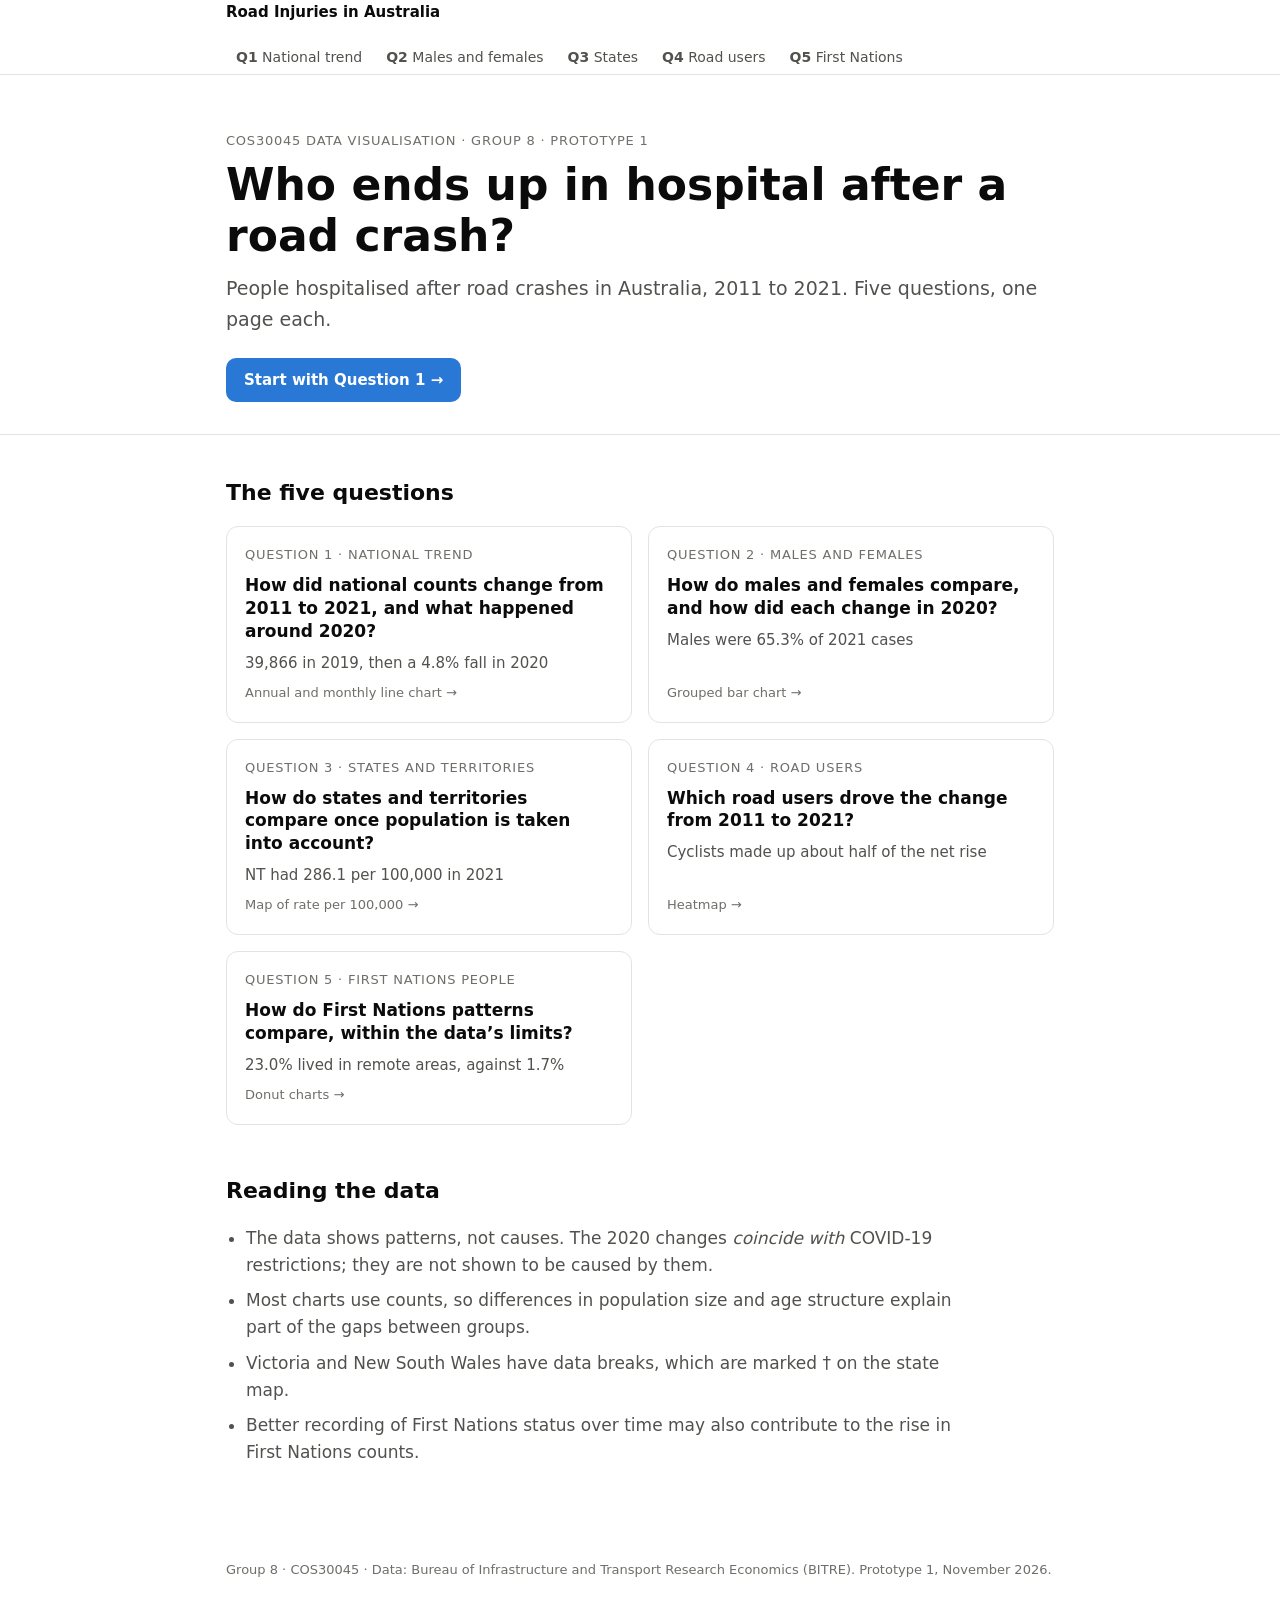
<file: website/index.html>
<!doctype html>
<html lang="en" data-theme="light">
<head>
  <meta charset="utf-8">
  <meta name="viewport" content="width=device-width, initial-scale=1">
  <title>Road Injuries in Australia</title>
  <meta name="description" content="A data story on people hospitalised after road crashes in Australia, 2011 to 2021.">
  <link rel="stylesheet" href="css/style.css">
</head>
<body class="page-home">
  <a class="skip-link" href="#main">Skip to content</a>

  <nav class="site-nav" aria-label="Main">
    <div class="wrap site-nav-inner">
      <a class="brand" href="index.html" aria-current="page">Road Injuries in Australia</a>
      <ol class="nav-links">
        <li><a href="q1.html"><span class="nav-num">Q1</span> <span class="nav-name">National trend</span></a></li>
        <li><a href="q2.html"><span class="nav-num">Q2</span> <span class="nav-name">Males and females</span></a></li>
        <li><a href="q3.html"><span class="nav-num">Q3</span> <span class="nav-name">States</span></a></li>
        <li><a href="q4.html"><span class="nav-num">Q4</span> <span class="nav-name">Road users</span></a></li>
        <li><a href="q5.html"><span class="nav-num">Q5</span> <span class="nav-name">First Nations</span></a></li>
      </ol>
    </div>
  </nav>

  <header class="site-header">
    <div class="wrap">
      <p class="eyebrow">COS30045 Data Visualisation · Group 8 · Prototype 1</p>
      <h1>Who ends up in hospital after a road crash?</h1>
      <p class="lede">People hospitalised after road crashes in Australia, 2011 to 2021. Five questions, one page each.</p>
      <a class="btn-start" href="q1.html">Start with Question 1 →</a>
    </div>
  </header>

  <main id="main" class="wrap page-main">
    <section class="home-section" aria-labelledby="questions-title">
      <h2 id="questions-title">The five questions</h2>
      <ol class="q-cards">
        <li>
          <a class="q-card" href="q1.html">
            <span class="q-num">Question 1 · National trend</span>
            <span class="q-card-title">How did national counts change from 2011 to 2021, and what happened around 2020?</span>
            <span class="q-card-fig">39,866 in 2019, then a 4.8% fall in 2020</span>
            <span class="q-card-meta">Annual and monthly line chart <span aria-hidden="true">→</span></span>
          </a>
        </li>
        <li>
          <a class="q-card" href="q2.html">
            <span class="q-num">Question 2 · Males and females</span>
            <span class="q-card-title">How do males and females compare, and how did each change in 2020?</span>
            <span class="q-card-fig">Males were 65.3% of 2021 cases</span>
            <span class="q-card-meta">Grouped bar chart <span aria-hidden="true">→</span></span>
          </a>
        </li>
        <li>
          <a class="q-card" href="q3.html">
            <span class="q-num">Question 3 · States and territories</span>
            <span class="q-card-title">How do states and territories compare once population is taken into account?</span>
            <span class="q-card-fig">NT had 286.1 per 100,000 in 2021</span>
            <span class="q-card-meta">Map of rate per 100,000 <span aria-hidden="true">→</span></span>
          </a>
        </li>
        <li>
          <a class="q-card" href="q4.html">
            <span class="q-num">Question 4 · Road users</span>
            <span class="q-card-title">Which road users drove the change from 2011 to 2021?</span>
            <span class="q-card-fig">Cyclists made up about half of the net rise</span>
            <span class="q-card-meta">Heatmap <span aria-hidden="true">→</span></span>
          </a>
        </li>
        <li>
          <a class="q-card" href="q5.html">
            <span class="q-num">Question 5 · First Nations people</span>
            <span class="q-card-title">How do First Nations patterns compare, within the data’s limits?</span>
            <span class="q-card-fig">23.0% lived in remote areas, against 1.7%</span>
            <span class="q-card-meta">Donut charts <span aria-hidden="true">→</span></span>
          </a>
        </li>
      </ol>
    </section>

    <section class="home-section" aria-labelledby="limits-title">
      <h2 id="limits-title">Reading the data</h2>
      <ul class="limits">
        <li>The data shows patterns, not causes. The 2020 changes <em>coincide with</em> COVID-19 restrictions; they are not shown to be caused by them.</li>
        <li>Most charts use counts, so differences in population size and age structure explain part of the gaps between groups.</li>
        <li>Victoria and New South Wales have data breaks, which are marked † on the state map.</li>
        <li>Better recording of First Nations status over time may also contribute to the rise in First Nations counts.</li>
      </ul>
    </section>
  </main>

  <footer class="site-footer">
    <div class="wrap">
      <p>Group 8 · COS30045 · Data: Bureau of Infrastructure and Transport Research Economics (BITRE). Prototype 1, November 2026.</p>
    </div>
  </footer>
</body>
</html>
</file>
<file: website/css/style.css>
:root {
  color-scheme: light;
  --bg: #fcfcfb;
  --card: #ffffff;
  --border: #e4e3df;
  --text-primary: #0b0b0b;
  --text-secondary: #52514e;
  --text-muted: #6f6e69;
  --grid: #ecebe7;
  --axis: #b9b8b2;
  --series-1: #2a78d6;
  --highlight-band: rgba(110, 110, 105, 0.12);
  --accent: #2a78d6;
  --font: "Inter", system-ui, -apple-system, "Segoe UI", Roboto, sans-serif;
}
@media (prefers-color-scheme: dark) {
  :root:not([data-theme="light"]) {
    color-scheme: dark;
    --bg: #141413;
    --card: #1a1a19;
    --border: #2e2e2b;
    --text-primary: #f0efec;
    --text-secondary: #c3c2b7;
    --text-muted: #9a998f;
    --grid: #2a2a27;
    --axis: #55544f;
    --series-1: #3987e5;
    --highlight-band: rgba(200, 200, 190, 0.10);
    --accent: #6da7ec;
  }
}
:root[data-theme="dark"] {
  color-scheme: dark;
  --bg: #141413;
  --card: #1a1a19;
  --border: #2e2e2b;
  --text-primary: #f0efec;
  --text-secondary: #c3c2b7;
  --text-muted: #9a998f;
  --grid: #2a2a27;
  --axis: #55544f;
  --series-1: #3987e5;
  --highlight-band: rgba(200, 200, 190, 0.10);
  --accent: #6da7ec;
}

* { box-sizing: border-box; }
html { scroll-behavior: smooth; }
body {
  margin: 0;
  background: var(--bg);
  color: var(--text-primary);
  font-family: var(--font);
  font-size: 17px;
  line-height: 1.6;
}
.wrap { max-width: 860px; margin: 0 auto; padding: 0 16px; }
a { color: var(--accent); }

.skip-link { position: absolute; left: -9999px; top: 0; }
.skip-link:focus { left: 16px; top: 8px; background: var(--card); padding: 8px 12px; z-index: 10; }

.site-header { padding: 56px 0 32px; border-bottom: 1px solid var(--border); }
.eyebrow, .q-num {
  font-size: 13px; letter-spacing: .06em; text-transform: uppercase;
  color: var(--text-muted); margin: 0 0 8px;
}
h1 { font-size: clamp(30px, 5vw, 44px); line-height: 1.15; margin: 0 0 12px; }
.lede { font-size: 19px; color: var(--text-secondary); margin: 0 0 24px; }

.story { padding: 40px 0 24px; }
.story h2 { font-size: clamp(22px, 3.4vw, 28px); line-height: 1.25; margin: 0 0 16px; }
.story p { color: var(--text-secondary); }
.story strong { color: var(--text-primary); }

.chart-card {
  background: var(--card); border: 1px solid var(--border); border-radius: 12px;
  padding: 20px; margin: 24px 0;
}
.chart-title { font-size: 16px; margin: 16px 0 4px; }
.chart { width: 100%; min-height: 320px; }
.chart svg { display: block; width: 100%; height: auto; overflow: visible; }
.chart-note { font-size: 14px; color: var(--text-muted); margin: 8px 0 0; }
.source { font-size: 13px; color: var(--text-muted); margin: 4px 0 0; }

.controls { display: flex; flex-wrap: wrap; gap: 6px; }
.seg {
  font: inherit; font-size: 14px; padding: 6px 12px; border-radius: 8px;
  border: 1px solid var(--border); background: transparent; color: var(--text-secondary); cursor: pointer;
}
.seg[aria-pressed="true"] { background: var(--text-primary); color: var(--bg); border-color: var(--text-primary); }
.seg:focus-visible { outline: 2px solid var(--accent); outline-offset: 2px; }
.seg-table { margin-left: auto; }

/* chart internals */
.axis text { fill: var(--text-muted); font-size: 12px; font-family: var(--font); }
.axis path, .axis line { stroke: var(--axis); }
.grid line { stroke: var(--grid); }
.grid path { display: none; }
.line { fill: none; stroke: var(--series-1); stroke-width: 2px; stroke-linejoin: round; stroke-linecap: round; }
.dot { fill: var(--series-1); stroke: var(--card); stroke-width: 2px; }
.band { fill: var(--highlight-band); }
.band-label, .annot-text { fill: var(--text-secondary); font-size: 12px; font-family: var(--font); }
.annot-text tspan.strong { fill: var(--text-primary); font-weight: 600; }
.annot-line { stroke: var(--text-muted); stroke-width: 1px; }
.crosshair { stroke: var(--axis); stroke-width: 1px; stroke-dasharray: 3 3; }
.hover-dot { fill: var(--series-1); stroke: var(--card); stroke-width: 2px; }

.tooltip {
  position: fixed; pointer-events: none; z-index: 20;
  background: var(--card); color: var(--text-primary); border: 1px solid var(--border);
  border-radius: 8px; padding: 8px 10px; font-size: 13px; line-height: 1.4;
  box-shadow: 0 4px 16px rgba(0,0,0,.12);
}
.tooltip .tt-label { color: var(--text-muted); }
.tooltip .tt-value { font-weight: 600; font-variant-numeric: tabular-nums; }

.table-view { overflow-x: auto; margin-top: 12px; }
.table-view table { border-collapse: collapse; width: 100%; font-size: 14px; }
.table-view th, .table-view td { text-align: left; padding: 6px 8px; border-bottom: 1px solid var(--border); }
.table-view td.num, .table-view th.num { text-align: right; font-variant-numeric: tabular-nums; }

.caveat {
  font-size: 14px; border-left: 3px solid var(--border); padding-left: 12px; color: var(--text-muted) !important;
}

.site-footer { padding: 32px 0 48px; font-size: 13px; color: var(--text-muted); }

@media (max-width: 560px) {
  body { font-size: 16px; }
  .chart-card { padding: 14px; }
  .seg-table { margin-left: 0; }
}
@media (prefers-reduced-motion: reduce) {
  html { scroll-behavior: auto; }
}

/* Q2-Q5 */
:root {
  --series-2: #eb6834;
  --div-pos: #e34948;   /* increase */
  --div-neg: #2a78d6;   /* decrease */
  --div-mid: #f0efec;
  --seq-low: #e8f1fc;
  --seq-high: #0d366b;
  --seg-1: #86b6ef;
  --seg-2: #2a78d6;
  --seg-3: #104281;
  --break-band: rgba(227, 73, 72, 0.10);
  --seg-1-ink: #0b0b0b;
  --seg-3-ink: #ffffff;
}
@media (prefers-color-scheme: dark) {
  :root:not([data-theme="light"]) {
    --series-2: #d95926;
    --div-pos: #e66767;
    --div-neg: #3987e5;
    --div-mid: #383835;
    --seq-low: #22262c;
    --seq-high: #86b6ef;
    --seg-1: #184f95;
    --seg-2: #3987e5;
    --seg-3: #9ec5f4;
    --break-band: rgba(230, 103, 103, 0.14);
    --seg-1-ink: #ffffff;
    --seg-3-ink: #0b0b0b;
  }
}
:root[data-theme="dark"] {
  --series-2: #d95926;
  --div-pos: #e66767;
  --div-neg: #3987e5;
  --div-mid: #383835;
  --seq-low: #22262c;
  --seq-high: #86b6ef;
  --seg-1: #184f95;
  --seg-2: #3987e5;
  --seg-3: #9ec5f4;
  --break-band: rgba(230, 103, 103, 0.14);
  --seg-1-ink: #ffffff;
  --seg-3-ink: #0b0b0b;
}

.chart-auto { min-height: 0; }
.select-label { display: inline-flex; align-items: center; gap: 6px; font-size: 14px; color: var(--text-secondary); }
.select-label select {
  font: inherit; font-size: 14px; padding: 5px 8px; border-radius: 8px;
  border: 1px solid var(--border); background: var(--card); color: var(--text-primary);
}
.legend-row { display: flex; flex-wrap: wrap; gap: 16px; font-size: 13px; color: var(--text-secondary); margin: 4px 0 8px; }
.legend-row span { display: inline-flex; align-items: center; gap: 6px; }
.swatch { display: inline-block; width: 12px; height: 12px; border-radius: 3px; margin-right: 4px; vertical-align: -1px; }
.swatch.series-1 { background: var(--series-1); }
.swatch.series-2 { background: var(--series-2); }
.swatch.bar-up-sw { background: var(--div-pos); }
.swatch.bar-down-sw { background: var(--div-neg); }
.swatch.seg-1 { background: var(--seg-1); }
.swatch.seg-2 { background: var(--seg-2); }
.swatch.seg-3 { background: var(--seg-3); }

/* lines with two series */
.line.series-1 { stroke: var(--series-1); }
.line.series-2 { stroke: var(--series-2); }
.hover-dot.series-1 { fill: var(--series-1); }
.hover-dot.series-2 { fill: var(--series-2); }
.series-label { fill: var(--text-primary); font-size: 12px; font-weight: 600; font-family: var(--font); }
.series-label .muted { fill: var(--text-muted); font-weight: 400; }

/* Q2 bars */
.bar-up { fill: var(--div-pos); }
.bar-down { fill: var(--div-neg); }
.bar:hover { opacity: .85; }
.zero-line { stroke: var(--text-muted); stroke-width: 1px; }
.cat-label { fill: var(--text-secondary); font-size: 12px; font-family: var(--font); }
.val-label { fill: var(--text-primary); font-size: 12px; font-family: var(--font); font-variant-numeric: tabular-nums; }
/* Q2 grouped bars */
.gbar.series-1 { fill: var(--series-1); }
.gbar.series-2 { fill: var(--series-2); }
.gbar:hover { opacity: .85; }

/* Q3 map */
.map-layout { display: grid; grid-template-columns: minmax(0, 3fr) minmax(0, 2fr); gap: 16px; align-items: center; margin-top: 4px; }
.map-chart svg, .map-bars svg { display: block; width: 100%; height: auto; overflow: visible; }
.state-shape { stroke: var(--card); stroke-width: 1px; }
.state-shape:hover { stroke: var(--text-primary); stroke-width: 1.5px; }
.state-shape.has-break { stroke-dasharray: 4 2; }
.map-label { font-size: 13px; font-weight: 700; font-family: var(--font); pointer-events: none; }
.map-value { font-size: 12px; font-family: var(--font); font-variant-numeric: tabular-nums; pointer-events: none; }
.year-slider { width: 200px; accent-color: var(--accent); }
.year-out { font-weight: 600; color: var(--text-primary); font-variant-numeric: tabular-nums; min-width: 3ch; }
@media (max-width: 640px) { .map-layout { grid-template-columns: 1fr; } .year-slider { width: 150px; } }

/* Q4 small multiples */
.sm-grid { display: grid; grid-template-columns: repeat(2, minmax(0, 1fr)); gap: 12px 16px; margin-top: 8px; }
.sm-title { font-size: 13px; font-weight: 600; margin: 0 0 2px; color: var(--text-primary); }
.sm-chart svg { display: block; width: 100%; height: auto; overflow: visible; }
.break-band { fill: var(--break-band); }
.break-label { fill: var(--text-muted); font-size: 10px; font-family: var(--font); }
@media (max-width: 760px) { .sm-grid { grid-template-columns: repeat(2, minmax(0, 1fr)); } }
/* Q4 Count tab: one line per road user */
:root {
  --ru-1: #2a78d6;   /* car driver */
  --ru-2: #eb6834;   /* motorcyclist */
  --ru-3: #1a9a62;   /* pedal cyclist */
  --ru-4: #8a5cd1;   /* car passenger */
  --ru-5: #c4407a;   /* pedestrian */
  /* smaller groups */
  --ru-6: #12939a; --ru-7: #c98a00; --ru-8: #9a6237; --ru-9: #5a6d91;
  --ru-10: #6f8f1f; --ru-11: #d64545; --ru-12: #7a7974;
}
@media (prefers-color-scheme: dark) {
  :root:not([data-theme="light"]) {
    --ru-1: #3987e5; --ru-2: #e5743f; --ru-3: #34b27a; --ru-4: #a582e3; --ru-5: #de6497;
    --ru-6: #2fb3ba; --ru-7: #e0a52a; --ru-8: #c08a5e; --ru-9: #8a9cc4; --ru-10: #93b33f; --ru-11: #ec6b6b; --ru-12: #a8a79f;
  }
}
:root[data-theme="dark"] { --ru-1: #3987e5; --ru-2: #e5743f; --ru-3: #34b27a; --ru-4: #a582e3; --ru-5: #de6497;
  --ru-6: #2fb3ba; --ru-7: #e0a52a; --ru-8: #c08a5e; --ru-9: #8a9cc4; --ru-10: #93b33f; --ru-11: #ec6b6b; --ru-12: #a8a79f; }

.line.ru-major { stroke-width: 2.5px; }
.ru-hit { fill: transparent; cursor: crosshair; }
.swatch.ru-band-sw { background: var(--highlight-band); border: 1px solid var(--border); }
#q4-legend .legend-row { gap: 4px 16px; }
.tt-table { border-collapse: collapse; margin-top: 4px; font-variant-numeric: tabular-nums; }
.tt-table td { padding: 1px 0; }
.tt-table td.num { text-align: right; padding-left: 12px; }
.tt-table td.tt-sep { padding-top: 4px; }
.tt-table .swatch { width: 10px; height: 10px; }
.ru-sub { font-size: 14px; font-weight: 600; color: var(--text-primary) !important; margin: 16px 0 0; }
.ru-sub-note { font-weight: 400; color: var(--text-muted); }
.ru-chart svg { display: block; width: 100%; height: auto; overflow: visible; }
/* Q4 heatmap numbers: smaller, and let the hover pass through to the cell */
#q4-heat .cell-label {
  font-size: 15px;
  font-weight: 600;
  font-family: var(--font, inherit);
  pointer-events: none;
}

/* Q5 donuts */
.donut-grid { display: grid; grid-template-columns: repeat(2, minmax(0, 1fr)); gap: 16px; margin-top: 8px; }
.donut-cell { margin: 0; display: flex; flex-direction: column; align-items: center; }
.donut-title { font-size: 14px; font-weight: 600; color: var(--text-primary); margin: 0 0 8px; }
.donut-chart { width: 100%; display: flex; justify-content: center; }
.donut-chart svg { display: block; max-width: 100%; height: auto; }
.donut-seg { stroke: var(--card); stroke-width: 1px; }
.donut-seg:hover { opacity: .85; }
.donut-center { fill: var(--text-primary); font-size: 26px; font-weight: 700; font-family: var(--font); font-variant-numeric: tabular-nums; }
.donut-sub { fill: var(--text-muted); font-size: 12px; font-family: var(--font); }
.donut-total { text-align: center; }
@media (max-width: 480px) { .donut-grid { grid-template-columns: 1fr; } }
.seg-1 { fill: var(--seg-1); }
.seg-2 { fill: var(--seg-2); }
.seg-3 { fill: var(--seg-3); }
.seg-label { font-size: 12px; font-weight: 600; font-family: var(--font); fill: #ffffff; pointer-events: none; }
.seg-label.on-1 { fill: var(--seg-1-ink); }
.seg-label.on-2 { fill: #ffffff; }
.seg-label.on-3 { fill: var(--seg-3-ink); }

/* ===== Multi-page layout: top nav, landing page, pager ===== */
.site-nav {
  position: sticky; top: 0; z-index: 15;
  background: var(--bg); border-bottom: 1px solid var(--border);
}
.site-nav-inner { display: flex; align-items: center; gap: 16px; min-height: 56px; flex-wrap: wrap; }
.brand { font-weight: 700; font-size: 15px; color: var(--text-primary); text-decoration: none; margin-right: auto; }
.brand[aria-current="page"] { color: var(--text-primary); }
.nav-links { list-style: none; display: flex; flex-wrap: wrap; gap: 4px; margin: 0; padding: 0; }
.nav-links a {
  display: inline-block; padding: 6px 10px; border-radius: 8px;
  font-size: 14px; color: var(--text-secondary); text-decoration: none;
}
.nav-links a:hover, .nav-links a:focus-visible { background: var(--grid); color: var(--text-primary); }
.nav-links a[aria-current="page"] { background: var(--text-primary); color: var(--bg); }
.nav-num { font-weight: 600; }

.page-main { padding-bottom: 24px; }

/* landing page */
.btn-start {
  display: inline-block; padding: 10px 18px; border-radius: 10px;
  background: var(--accent); color: #ffffff; text-decoration: none; font-weight: 600; font-size: 15px;
}
.btn-start:hover, .btn-start:focus-visible { filter: brightness(1.08); }
.home-section { padding: 40px 0 8px; }
.home-section h2 { font-size: 22px; margin: 0 0 16px; }
.q-cards { list-style: none; padding: 0; margin: 0; display: grid; grid-template-columns: repeat(2, minmax(0, 1fr)); gap: 16px; }
.q-card {
  display: flex; flex-direction: column; gap: 8px; height: 100%;
  padding: 18px; border: 1px solid var(--border); border-radius: 12px;
  background: var(--card); color: var(--text-primary); text-decoration: none;
}
.q-card:hover, .q-card:focus-visible { border-color: var(--accent); }
.q-card .q-num { margin: 0; }
.q-card-title { font-size: 17px; font-weight: 600; line-height: 1.35; }
.q-card-fig { font-size: 15px; color: var(--text-secondary); }
.q-card-meta { margin-top: auto; font-size: 13px; color: var(--text-muted); }
.limits { color: var(--text-secondary); padding-left: 20px; max-width: 68ch; }
.limits li { margin-bottom: 8px; }

/* previous / next links at the bottom of each question */
.pager { display: grid; grid-template-columns: 1fr 1fr; gap: 16px; padding: 24px 0 8px; border-top: 1px solid var(--border); }
.pager-link {
  display: flex; flex-direction: column; gap: 2px; padding: 14px 16px;
  border: 1px solid var(--border); border-radius: 12px; text-decoration: none; background: var(--card);
}
.pager-link:hover, .pager-link:focus-visible { border-color: var(--accent); }
.pager-next { text-align: right; }
.pager-dir { font-size: 13px; color: var(--text-muted); }
.pager-name { font-size: 15px; font-weight: 600; color: var(--text-primary); }

@media (max-width: 640px) {
  .q-cards { grid-template-columns: 1fr; }
  .site-nav-inner { gap: 4px; padding-top: 8px; padding-bottom: 8px; }
  .brand { width: 100%; }
  .nav-name { display: none; }
  .pager { grid-template-columns: 1fr; }
  .pager-next { text-align: left; }
}

/* ===== Usability fixes (Prototype 2 feedback) ===== */

/* Fix 1: description sits inside the chart card, right next to the chart.
   Bold words are the labels/numbers you can find in the chart. */
.chart-desc {
  margin: 4px 0 12px; padding: 8px 12px;
  border-left: 3px solid var(--accent); border-radius: 0 8px 8px 0;
  background: var(--card); color: var(--text-secondary);
  font-size: 16px; line-height: 1.55;
}
.chart-desc strong { color: var(--text-primary); font-weight: 700; white-space: nowrap; }
.chart-desc .swatch { margin-right: 4px; }
.chart-desc-after { margin: 12px 0 8px; }

/* Fix 2: no more black text in dark mode. */
.legend-text { fill: var(--text-secondary); font-size: 12px; font-family: var(--font); }
:where(svg text:not([fill])) { fill: var(--text-primary); }

/* Fix 3: Q3 map colours, lowest rate is now a clear blue. */
:root { --seq-low: #9ec5f4; --seq-high: #0b2f5e; }
@media (prefers-color-scheme: dark) {
  :root:not([data-theme="light"]) { --seq-low: #1f4f8f; --seq-high: #d3e5fb; }
}
:root[data-theme="dark"] { --seq-low: #1f4f8f; --seq-high: #d3e5fb; }

/* Always white background */
:root { --bg: #ffffff; }

/* Table button on Q2-Q5 */
.seg.seg-dim[aria-pressed="true"] { background: transparent; color: var(--text-secondary); border-color: var(--border); }
.table-view caption { caption-side: top; padding-bottom: 6px; }
.table-view tbody tr:hover { background: var(--grid); }
.chart-card [hidden] { display: none !important; }
.table-view td:first-child, .table-view th:first-child { white-space: nowrap; position: sticky; left: 0; background: var(--card); }
.table-view table { font-size: 13px; }
.table-view th { white-space: nowrap; }
</file>
